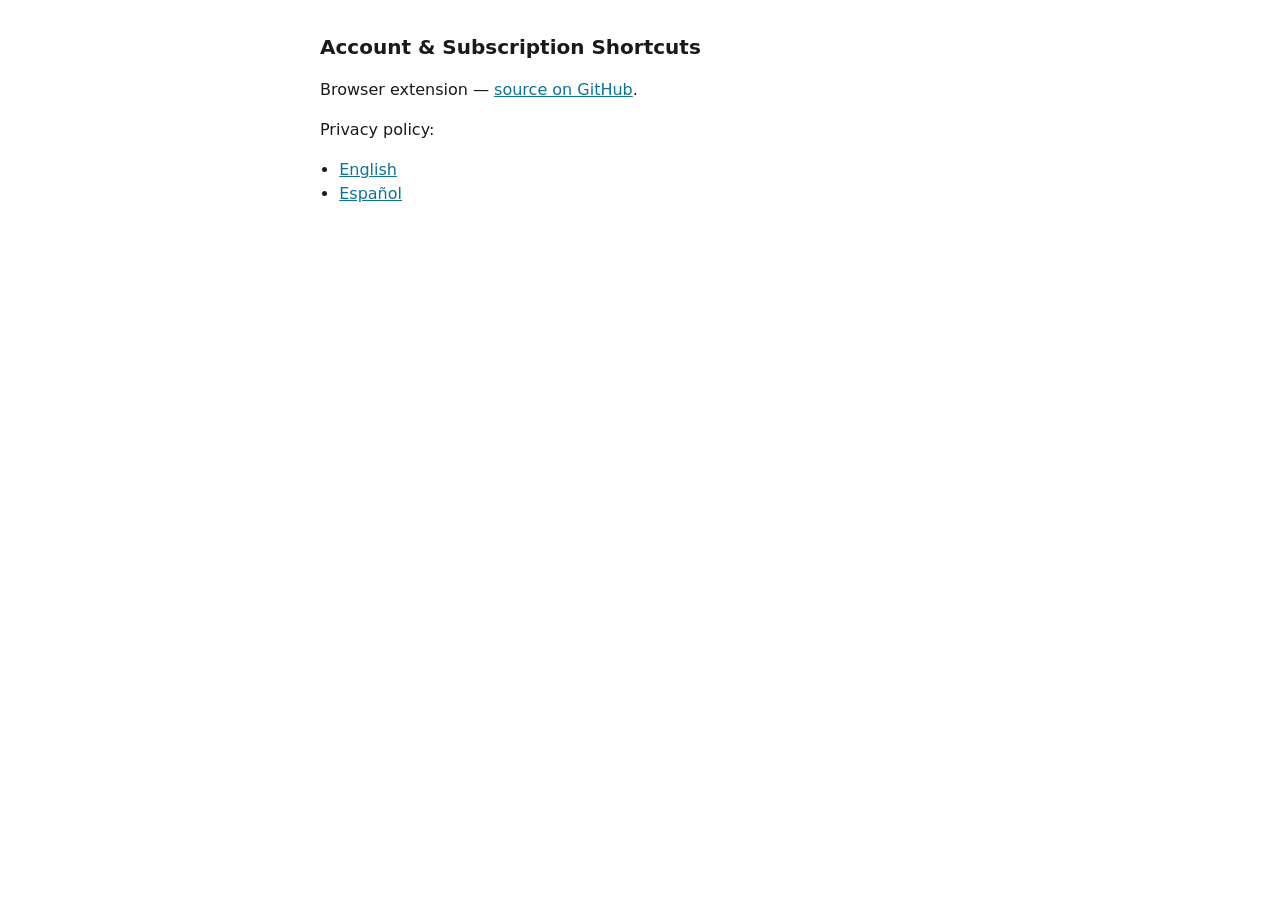
<file: index.html>
<!DOCTYPE html>
<html lang="en">
<head>
  <meta charset="UTF-8">
  <meta name="viewport" content="width=device-width, initial-scale=1.0">
  <title>Account &amp; Subscription Shortcuts</title>
  <style>
    body { font-family: system-ui, sans-serif; max-width: 40rem; margin: 2rem auto; padding: 0 1rem; line-height: 1.5; color: #1a1a1a; }
    h1 { font-size: 1.25rem; }
    ul { padding-left: 1.2rem; }
    a { color: #0e7490; }
  </style>
</head>
<body>
  <h1>Account &amp; Subscription Shortcuts</h1>
  <p>Browser extension — <a href="https://github.com/mapicallo/account-subscription-shortcuts">source on GitHub</a>.</p>
  <p>Privacy policy:</p>
  <ul>
    <li><a href="privacy-en.html">English</a></li>
    <li><a href="privacy.html">Español</a></li>
  </ul>
</body>
</html>
</file>
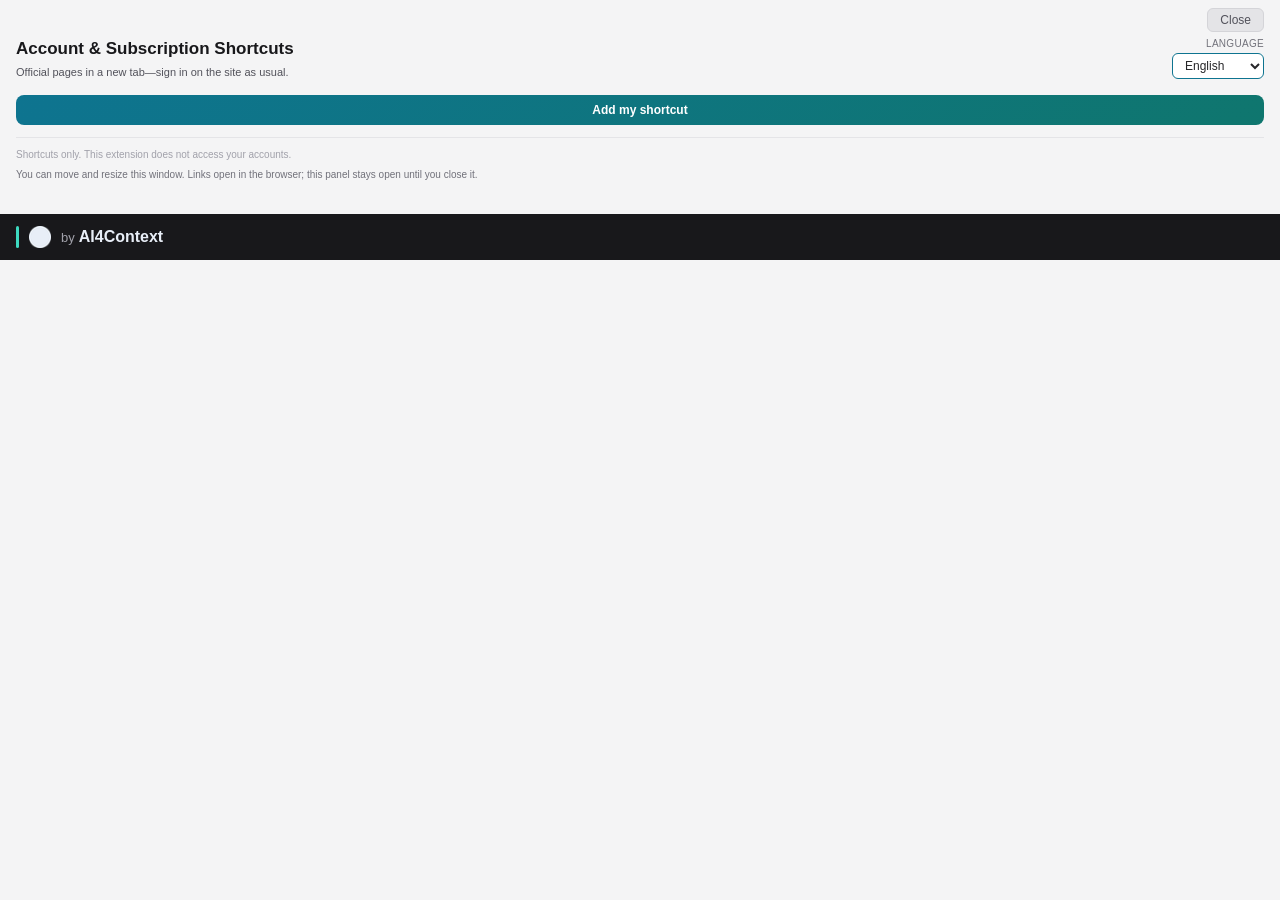
<file: panel.html>
<!DOCTYPE html>
<html lang="en">
<head>
  <meta charset="UTF-8">
  <meta name="viewport" content="width=device-width, initial-scale=1.0">
  <title>Account &amp; Subscription Shortcuts</title>
  <link rel="stylesheet" href="panel.css">
</head>
<body>
  <div class="container">
    <div class="window-toolbar">
      <button type="button" id="btnClose" class="btn-close" data-i18n="closeWindow">Close</button>
    </div>

    <header>
      <div class="header-row">
        <div>
          <h1 data-i18n="title">Account &amp; Subscription Shortcuts</h1>
          <p class="subtitle" data-i18n="subtitle">Official pages in a new tab—sign in on the site as usual.</p>
        </div>
        <div class="language-selector">
          <label for="languageSelect" class="language-label" data-i18n="language">Language</label>
          <select id="languageSelect" aria-label="Language">
            <option value="en">English</option>
            <option value="es">Español</option>
          </select>
        </div>
      </div>
    </header>

    <section class="personal-toolbar" aria-label="Personal shortcuts">
      <button type="button" id="btnAddPersonal" class="btn-add-personal" data-i18n="addPersonal">Add my shortcut</button>
      <div id="personalForm" class="personal-form hidden">
        <h3 id="personalFormTitle" class="personal-form-title"></h3>
        <div class="form-row">
          <label for="personalLabel" id="labelForName" data-i18n="formLabel">Name</label>
          <input type="text" id="personalLabel" autocomplete="off" maxlength="120" />
        </div>
        <div class="form-row">
          <label for="personalUrl" id="labelForUrl" data-i18n="formUrl">URL</label>
          <input type="url" id="personalUrl" inputmode="url" autocomplete="off" maxlength="2048" placeholder="https://…" />
        </div>
        <div class="form-row">
          <label for="personalCategory" id="labelForCategory" data-i18n="formCategory">Section</label>
          <select id="personalCategory" aria-describedby="labelForCategory"></select>
        </div>
        <p id="personalFormError" class="form-error" role="alert" hidden></p>
        <div class="form-actions">
          <button type="button" id="btnSavePersonal" class="btn-primary" data-i18n="savePersonal">Save</button>
          <button type="button" id="btnCancelPersonal" class="btn-secondary" data-i18n="cancelForm">Cancel</button>
        </div>
      </div>
    </section>

    <main id="shortcuts-root" aria-live="polite"></main>

    <footer>
      <p class="note" data-i18n="note">Shortcuts only. This extension does not access your accounts.</p>
      <p class="note note-secondary" data-i18n="windowHint">You can move and resize this window. Links open in the browser; this panel stays open until you close it.</p>
      <p class="extension-version" id="extensionVersion"></p>
      <a
        class="a4c-brand-footer a4c-brand-footer--strip"
        id="a4c-brand-footer"
        href="https://ai4context.com/"
        target="_blank"
        rel="noopener noreferrer"
      >
        <span class="a4c-brand-footer__accent" aria-hidden="true"></span>
        <img
          class="a4c-brand-footer__mark"
          src="brand/mark-ai4context.png"
          width="22"
          height="22"
          alt=""
          decoding="async"
        />
        <span class="a4c-brand-footer__copy">
          <span class="a4c-brand-footer__by"><span id="a4c-brand-by-prefix">by</span></span>
          <strong class="a4c-brand-footer__name">AI4Context</strong>
        </span>
      </a>
    </footer>
  </div>
  <script src="shortcuts-data.js"></script>
  <script src="panel.js"></script>
</body>
</html>
</file>
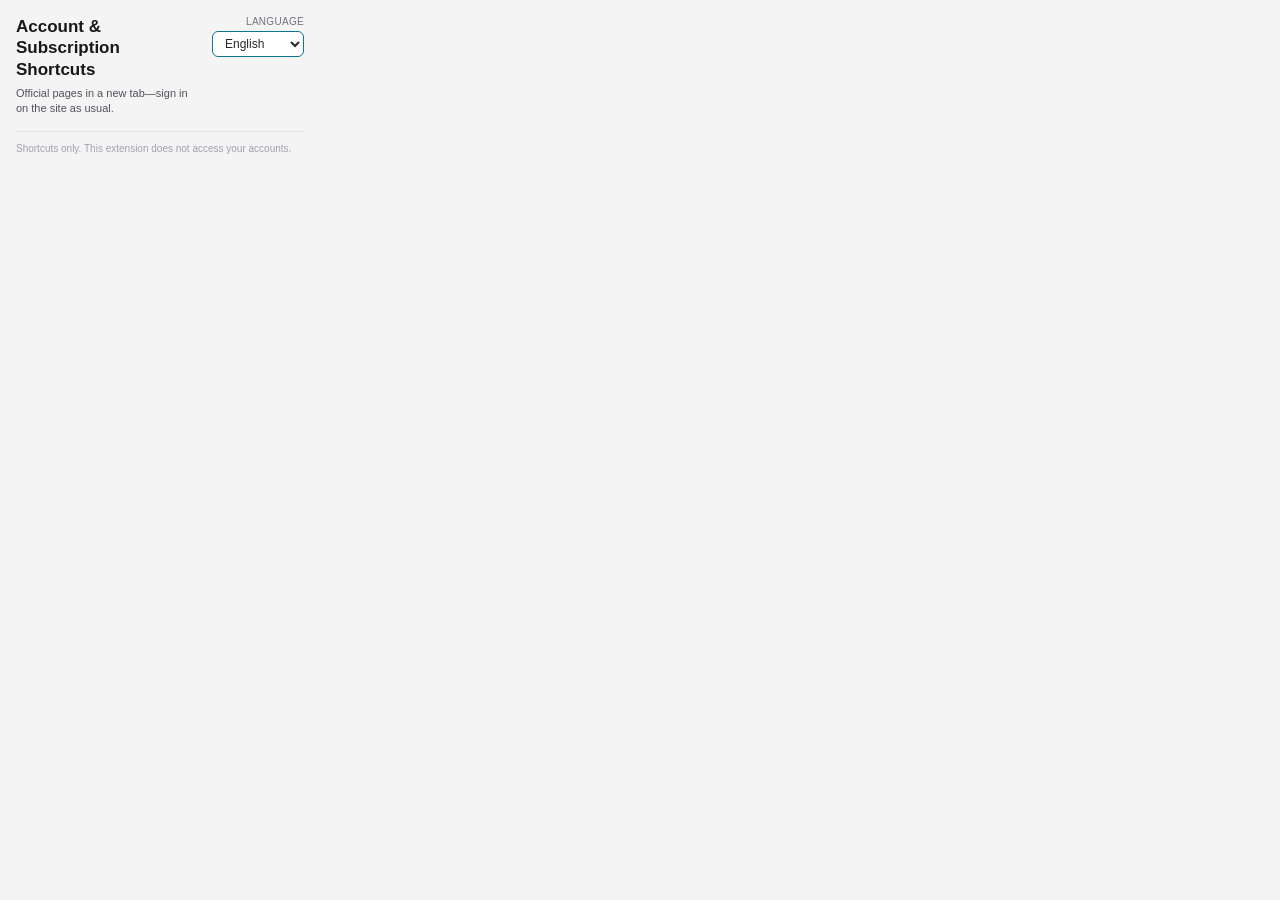
<file: popup.html>
<!DOCTYPE html>
<html lang="en">
<head>
  <meta charset="UTF-8">
  <meta name="viewport" content="width=device-width, initial-scale=1.0">
  <title>Account &amp; Subscription Shortcuts</title>
  <link rel="stylesheet" href="popup.css">
</head>
<body>
  <div class="container">
    <header>
      <div class="header-row">
        <div>
          <h1 data-i18n="title">Account &amp; Subscription Shortcuts</h1>
          <p class="subtitle" data-i18n="subtitle">Official pages in a new tab—sign in on the site as usual.</p>
        </div>
        <div class="language-selector">
          <label for="languageSelect" class="language-label" data-i18n="language">Language</label>
          <select id="languageSelect" aria-label="Language">
            <option value="en">English</option>
            <option value="es">Español</option>
          </select>
        </div>
      </div>
    </header>

    <main id="shortcuts-root" aria-live="polite"></main>

    <footer>
      <p class="note" data-i18n="note">Shortcuts only. This extension does not access your accounts.</p>
    </footer>
  </div>
  <script src="shortcuts-data.js"></script>
  <script src="popup.js"></script>
</body>
</html>
</file>
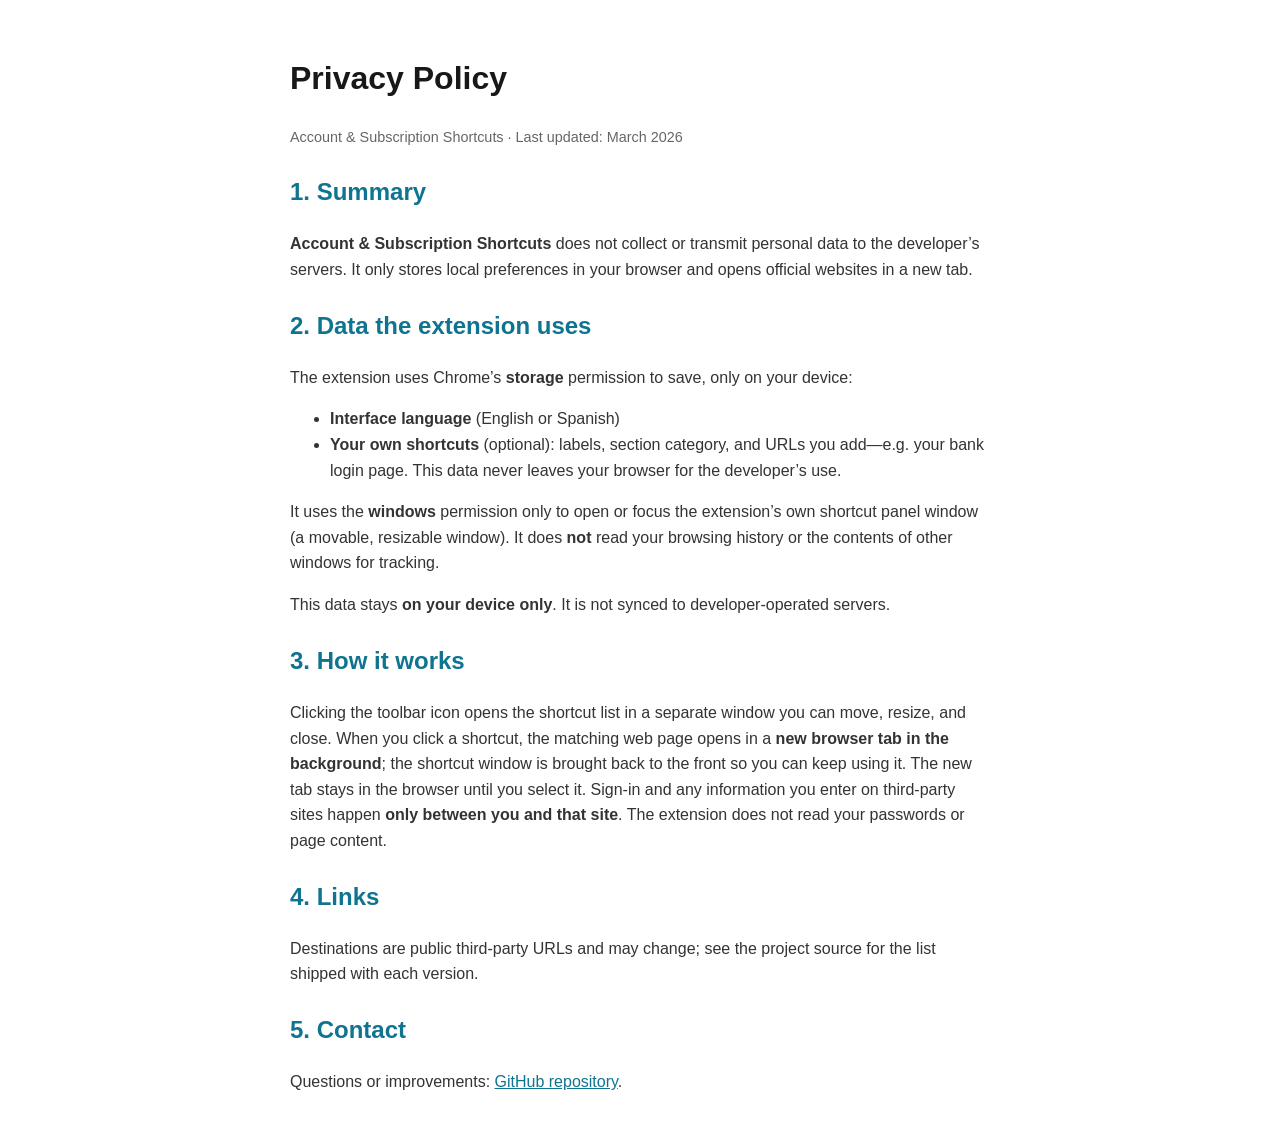
<file: privacy-en.html>
<!DOCTYPE html>
<html lang="en">
<head>
  <meta charset="UTF-8">
  <meta name="viewport" content="width=device-width, initial-scale=1.0">
  <title>Privacy Policy — Account &amp; Subscription Shortcuts</title>
  <style>
    body { font-family: -apple-system, BlinkMacSystemFont, 'Segoe UI', Roboto, sans-serif; max-width: 700px; margin: 0 auto; padding: 2rem; line-height: 1.6; color: #333; }
    h1 { color: #18181b; }
    h2 { color: #0e7490; margin-top: 1.5rem; }
    .updated { color: #666; font-size: 0.9rem; }
    a { color: #0e7490; }
  </style>
</head>
<body>
  <h1>Privacy Policy</h1>
  <p class="updated">Account &amp; Subscription Shortcuts · Last updated: March 2026</p>

  <h2>1. Summary</h2>
  <p><strong>Account &amp; Subscription Shortcuts</strong> does not collect or transmit personal data to the developer’s servers. It only stores local preferences in your browser and opens official websites in a new tab.</p>

  <h2>2. Data the extension uses</h2>
  <p>The extension uses Chrome’s <strong>storage</strong> permission to save, only on your device:</p>
  <ul>
    <li><strong>Interface language</strong> (English or Spanish)</li>
    <li><strong>Your own shortcuts</strong> (optional): labels, section category, and URLs you add—e.g. your bank login page. This data never leaves your browser for the developer’s use.</li>
  </ul>
  <p>It uses the <strong>windows</strong> permission only to open or focus the extension’s own shortcut panel window (a movable, resizable window). It does <strong>not</strong> read your browsing history or the contents of other windows for tracking.</p>
  <p>This data stays <strong>on your device only</strong>. It is not synced to developer-operated servers.</p>

  <h2>3. How it works</h2>
  <p>Clicking the toolbar icon opens the shortcut list in a separate window you can move, resize, and close. When you click a shortcut, the matching web page opens in a <strong>new browser tab in the background</strong>; the shortcut window is brought back to the front so you can keep using it. The new tab stays in the browser until you select it. Sign-in and any information you enter on third-party sites happen <strong>only between you and that site</strong>. The extension does not read your passwords or page content.</p>

  <h2>4. Links</h2>
  <p>Destinations are public third-party URLs and may change; see the project source for the list shipped with each version.</p>

  <h2>5. Contact</h2>
  <p>Questions or improvements: <a href="https://github.com/mapicallo/account-subscription-shortcuts">GitHub repository</a>.</p>
</body>
</html>
</file>
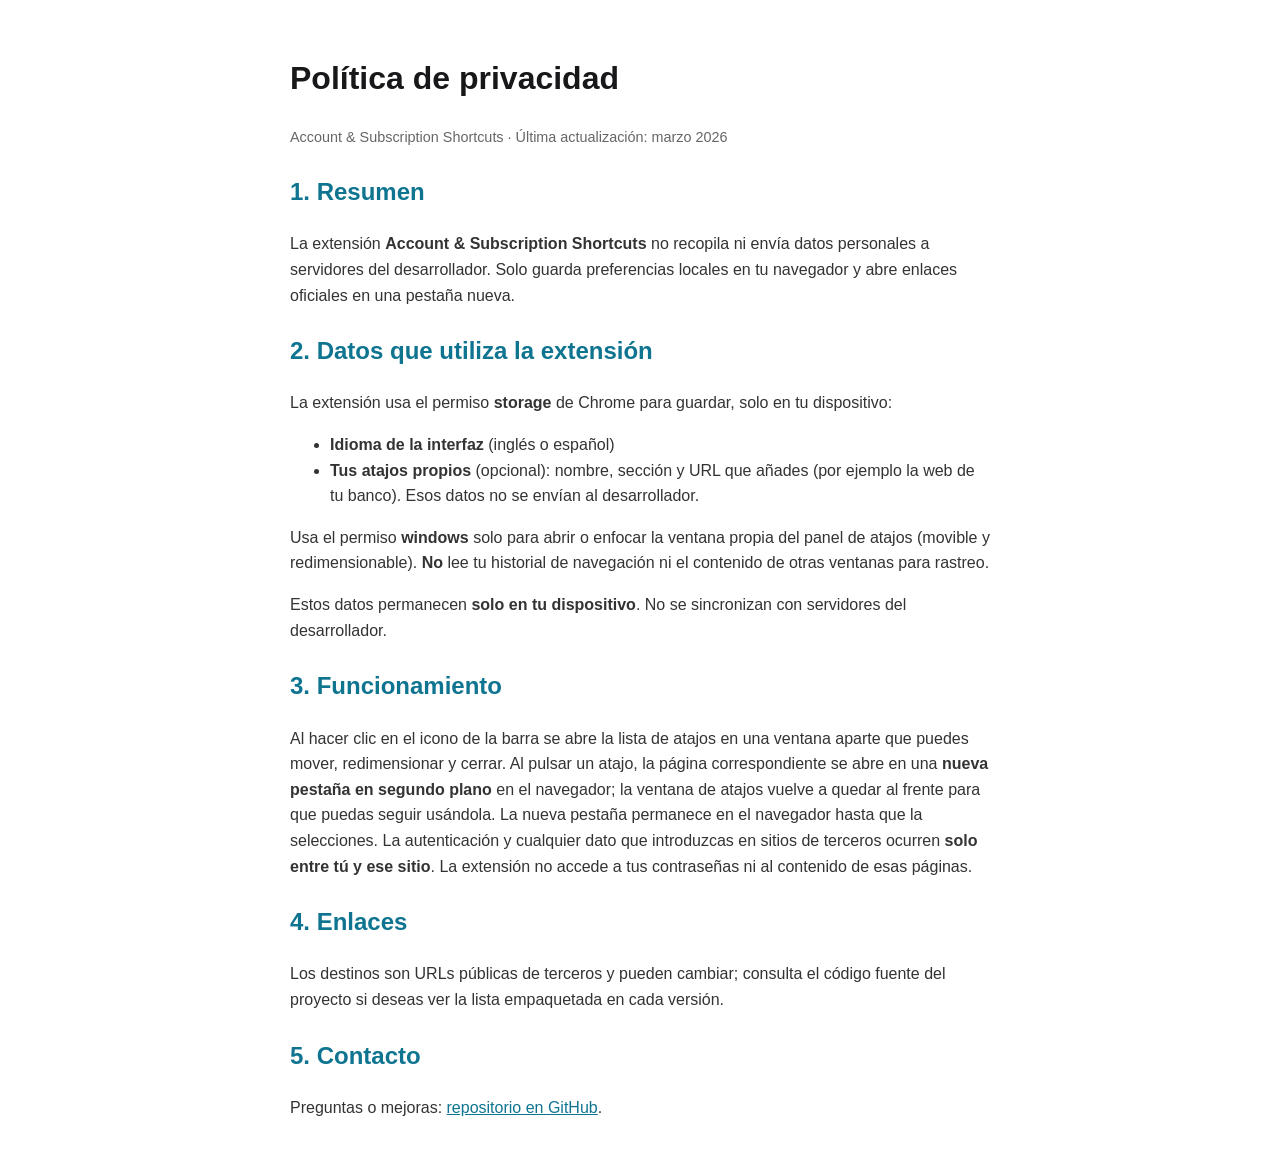
<file: privacy.html>
<!DOCTYPE html>
<html lang="es">
<head>
  <meta charset="UTF-8">
  <meta name="viewport" content="width=device-width, initial-scale=1.0">
  <title>Política de privacidad — Account &amp; Subscription Shortcuts</title>
  <style>
    body { font-family: -apple-system, BlinkMacSystemFont, 'Segoe UI', Roboto, sans-serif; max-width: 700px; margin: 0 auto; padding: 2rem; line-height: 1.6; color: #333; }
    h1 { color: #18181b; }
    h2 { color: #0e7490; margin-top: 1.5rem; }
    .updated { color: #666; font-size: 0.9rem; }
    a { color: #0e7490; }
  </style>
</head>
<body>
  <h1>Política de privacidad</h1>
  <p class="updated">Account &amp; Subscription Shortcuts · Última actualización: marzo 2026</p>

  <h2>1. Resumen</h2>
  <p>La extensión <strong>Account &amp; Subscription Shortcuts</strong> no recopila ni envía datos personales a servidores del desarrollador. Solo guarda preferencias locales en tu navegador y abre enlaces oficiales en una pestaña nueva.</p>

  <h2>2. Datos que utiliza la extensión</h2>
  <p>La extensión usa el permiso <strong>storage</strong> de Chrome para guardar, solo en tu dispositivo:</p>
  <ul>
    <li><strong>Idioma de la interfaz</strong> (inglés o español)</li>
    <li><strong>Tus atajos propios</strong> (opcional): nombre, sección y URL que añades (por ejemplo la web de tu banco). Esos datos no se envían al desarrollador.</li>
  </ul>
  <p>Usa el permiso <strong>windows</strong> solo para abrir o enfocar la ventana propia del panel de atajos (movible y redimensionable). <strong>No</strong> lee tu historial de navegación ni el contenido de otras ventanas para rastreo.</p>
  <p>Estos datos permanecen <strong>solo en tu dispositivo</strong>. No se sincronizan con servidores del desarrollador.</p>

  <h2>3. Funcionamiento</h2>
  <p>Al hacer clic en el icono de la barra se abre la lista de atajos en una ventana aparte que puedes mover, redimensionar y cerrar. Al pulsar un atajo, la página correspondiente se abre en una <strong>nueva pestaña en segundo plano</strong> en el navegador; la ventana de atajos vuelve a quedar al frente para que puedas seguir usándola. La nueva pestaña permanece en el navegador hasta que la selecciones. La autenticación y cualquier dato que introduzcas en sitios de terceros ocurren <strong>solo entre tú y ese sitio</strong>. La extensión no accede a tus contraseñas ni al contenido de esas páginas.</p>

  <h2>4. Enlaces</h2>
  <p>Los destinos son URLs públicas de terceros y pueden cambiar; consulta el código fuente del proyecto si deseas ver la lista empaquetada en cada versión.</p>

  <h2>5. Contacto</h2>
  <p>Preguntas o mejoras: <a href="https://github.com/mapicallo/account-subscription-shortcuts">repositorio en GitHub</a>.</p>
</body>
</html>
</file>
<file: panel.css>
* {
  margin: 0;
  padding: 0;
  box-sizing: border-box;
}

html {
  height: 100%;
}

body {
  min-width: 300px;
  min-height: 280px;
  height: 100%;
  overflow-y: auto;
  font-family: -apple-system, BlinkMacSystemFont, 'Segoe UI', Roboto, sans-serif;
  background: #f4f4f5;
  color: #27272a;
}

.container {
  padding: 8px 16px 12px;
  min-height: 100%;
}

.window-toolbar {
  display: flex;
  justify-content: flex-end;
  margin-bottom: 6px;
}

.btn-close {
  padding: 4px 12px;
  font-size: 12px;
  font-weight: 500;
  color: #52525b;
  background: #e4e4e7;
  border: 1px solid #d4d4d8;
  border-radius: 6px;
  cursor: pointer;
}

.btn-close:hover {
  background: #d4d4d8;
  color: #18181b;
}

.btn-close:focus {
  outline: none;
  box-shadow: 0 0 0 2px rgba(14, 116, 144, 0.35);
}

.personal-toolbar {
  margin-bottom: 12px;
}

.hidden {
  display: none !important;
}

.btn-add-personal {
  width: 100%;
  padding: 8px 12px;
  font-size: 12px;
  font-weight: 600;
  color: #fff;
  background: linear-gradient(135deg, #0e7490 0%, #0f766e 100%);
  border: none;
  border-radius: 8px;
  cursor: pointer;
}

.btn-add-personal:hover {
  filter: brightness(1.05);
}

.btn-add-personal:focus {
  outline: none;
  box-shadow: 0 0 0 2px rgba(14, 116, 144, 0.45);
}

.personal-form {
  margin-top: 10px;
  padding: 12px;
  background: #fff;
  border: 1px solid #e4e4e7;
  border-radius: 10px;
}

.personal-form-title {
  font-size: 13px;
  font-weight: 600;
  color: #18181b;
  margin-bottom: 10px;
}

.form-row {
  display: flex;
  flex-direction: column;
  gap: 4px;
  margin-bottom: 10px;
}

.form-row label {
  font-size: 11px;
  font-weight: 500;
  color: #52525b;
}

.form-row input,
.form-row select {
  padding: 8px 10px;
  border: 1px solid #d4d4d8;
  border-radius: 6px;
  font-size: 13px;
  font-family: inherit;
}

.form-row input:focus,
.form-row select:focus {
  outline: none;
  border-color: #0e7490;
  box-shadow: 0 0 0 2px rgba(14, 116, 144, 0.2);
}

.form-error {
  font-size: 11px;
  color: #b91c1c;
  margin-bottom: 8px;
}

.form-actions {
  display: flex;
  gap: 8px;
  flex-wrap: wrap;
}

.btn-primary {
  padding: 8px 14px;
  font-size: 12px;
  font-weight: 600;
  color: #fff;
  background: #0e7490;
  border: none;
  border-radius: 6px;
  cursor: pointer;
}

.btn-primary:hover {
  background: #155e75;
}

.btn-primary:focus {
  outline: none;
  box-shadow: 0 0 0 2px rgba(14, 116, 144, 0.4);
}

.btn-secondary {
  padding: 8px 14px;
  font-size: 12px;
  font-weight: 500;
  color: #52525b;
  background: #f4f4f5;
  border: 1px solid #d4d4d8;
  border-radius: 6px;
  cursor: pointer;
}

.btn-secondary:hover {
  background: #e4e4e7;
}

.user-shortcut-row {
  display: flex;
  gap: 6px;
  align-items: stretch;
}

.user-shortcut-row .btn-shortcut-user {
  flex: 1;
  min-width: 0;
  border-left: 3px solid #0e7490;
}

.user-shortcut-actions {
  display: flex;
  flex-direction: column;
  gap: 4px;
  flex-shrink: 0;
}

.btn-icon-tiny {
  padding: 4px 8px;
  font-size: 11px;
  font-weight: 500;
  line-height: 1.2;
  color: #52525b;
  background: #fff;
  border: 1px solid #d4d4d8;
  border-radius: 6px;
  cursor: pointer;
  white-space: nowrap;
}

.btn-icon-tiny:hover {
  background: #f4f4f5;
  color: #18181b;
}

.btn-icon-tiny.danger:hover {
  background: #fef2f2;
  color: #b91c1c;
  border-color: #fecaca;
}

.btn-icon-tiny:focus {
  outline: none;
  box-shadow: 0 0 0 2px rgba(14, 116, 144, 0.25);
}

header {
  margin-bottom: 14px;
}

.header-row {
  display: flex;
  justify-content: space-between;
  align-items: flex-start;
  gap: 12px;
}

.header-row > div:first-child {
  flex: 1;
  min-width: 0;
}

.language-selector {
  display: flex;
  flex-direction: column;
  align-items: flex-end;
  gap: 4px;
  flex-shrink: 0;
}

.language-selector .language-label {
  font-size: 10px;
  color: #71717a;
  text-transform: uppercase;
  letter-spacing: 0.3px;
}

.language-selector select {
  padding: 4px 8px;
  border: 1px solid #0e7490;
  border-radius: 6px;
  font-size: 12px;
  background: #fff;
  color: #27272a;
  cursor: pointer;
  min-width: 92px;
}

.language-selector select:hover {
  border-color: #155e75;
}

.language-selector select:focus {
  outline: none;
  box-shadow: 0 0 0 2px rgba(14, 116, 144, 0.25);
}

header h1 {
  font-size: 17px;
  font-weight: 600;
  color: #18181b;
  margin-bottom: 6px;
  line-height: 1.25;
}

.subtitle {
  font-size: 11px;
  color: #52525b;
  line-height: 1.4;
}

.shortcut-section {
  margin-bottom: 14px;
}

.shortcut-section:last-of-type {
  margin-bottom: 10px;
}

.section-title {
  font-size: 11px;
  font-weight: 600;
  text-transform: uppercase;
  letter-spacing: 0.4px;
  color: #0e7490;
  margin-bottom: 8px;
  padding-bottom: 4px;
  border-bottom: 1px solid #e4e4e7;
}

.shortcut-list {
  display: flex;
  flex-direction: column;
  gap: 6px;
}

.btn-shortcut {
  display: flex;
  align-items: center;
  width: 100%;
  padding: 10px 12px;
  border: 1px solid #e4e4e7;
  border-radius: 8px;
  font-size: 13px;
  font-weight: 500;
  text-align: left;
  cursor: pointer;
  background: #fff;
  color: #18181b;
  transition: background 0.12s ease, border-color 0.12s ease, box-shadow 0.12s ease;
}

.btn-shortcut:hover {
  background: #f0fdfa;
  border-color: #99f6e4;
  box-shadow: 0 2px 6px rgba(15, 118, 110, 0.08);
}

.btn-shortcut:active {
  background: #ccfbf1;
}

.btn-shortcut:focus {
  outline: none;
  box-shadow: 0 0 0 2px rgba(14, 116, 144, 0.35);
}

footer {
  margin-top: 8px;
  padding-top: 10px;
  border-top: 1px solid #e4e4e7;
}

.note {
  font-size: 10px;
  color: #a1a1aa;
  line-height: 1.45;
}

.note-secondary {
  margin-top: 6px;
  color: #71717a;
}

.extension-version {
  margin-top: 10px;
  padding-top: 8px;
  border-top: 1px solid #f4f4f5;
  font-size: 9px;
  color: #d4d4d8;
  text-align: center;
  letter-spacing: 0.04em;
  font-variant-numeric: tabular-nums;
  user-select: none;
}

/* AI4Context footer — EB variant; dark strip so light mark asset reads on light panel */
footer .a4c-brand-footer--strip {
  display: flex;
  align-items: center;
  gap: 10px;
  width: calc(100% + 32px);
  margin: 12px -16px -12px;
  padding: 12px 16px;
  box-sizing: border-box;
  background: #18181b;
  color: #e8eef7;
  text-decoration: none;
  font-family: inherit;
  line-height: 1.2;
}

footer .a4c-brand-footer--strip:hover {
  opacity: 0.94;
}

footer .a4c-brand-footer--strip:focus-visible {
  outline: 2px solid #2dd4bf;
  outline-offset: 2px;
}

footer .a4c-brand-footer__accent {
  width: 3px;
  align-self: stretch;
  min-height: 22px;
  background: #3dd9c0;
  border-radius: 2px;
  flex-shrink: 0;
}

footer .a4c-brand-footer__mark {
  height: 22px;
  width: auto;
  display: block;
  flex-shrink: 0;
}

footer .a4c-brand-footer__copy {
  display: inline-flex;
  align-items: baseline;
  gap: 4px;
  flex-wrap: wrap;
}

footer .a4c-brand-footer__by {
  font-size: 13px;
  font-weight: 400;
  color: #a1a1aa;
}

footer .a4c-brand-footer__name {
  font-size: 16px;
  font-weight: 700;
  color: #e8eef7;
}
</file>
<file: popup.css>
* {
  margin: 0;
  padding: 0;
  box-sizing: border-box;
}

body {
  width: 320px;
  max-height: 560px;
  overflow-y: auto;
  font-family: -apple-system, BlinkMacSystemFont, 'Segoe UI', Roboto, sans-serif;
  background: #f4f4f5;
  color: #27272a;
}

.container {
  padding: 16px 16px 12px;
}

header {
  margin-bottom: 14px;
}

.header-row {
  display: flex;
  justify-content: space-between;
  align-items: flex-start;
  gap: 12px;
}

.header-row > div:first-child {
  flex: 1;
  min-width: 0;
}

.language-selector {
  display: flex;
  flex-direction: column;
  align-items: flex-end;
  gap: 4px;
  flex-shrink: 0;
}

.language-selector .language-label {
  font-size: 10px;
  color: #71717a;
  text-transform: uppercase;
  letter-spacing: 0.3px;
}

.language-selector select {
  padding: 4px 8px;
  border: 1px solid #0e7490;
  border-radius: 6px;
  font-size: 12px;
  background: #fff;
  color: #27272a;
  cursor: pointer;
  min-width: 92px;
}

.language-selector select:hover {
  border-color: #155e75;
}

.language-selector select:focus {
  outline: none;
  box-shadow: 0 0 0 2px rgba(14, 116, 144, 0.25);
}

header h1 {
  font-size: 17px;
  font-weight: 600;
  color: #18181b;
  margin-bottom: 6px;
  line-height: 1.25;
}

.subtitle {
  font-size: 11px;
  color: #52525b;
  line-height: 1.4;
}

.shortcut-section {
  margin-bottom: 14px;
}

.shortcut-section:last-of-type {
  margin-bottom: 10px;
}

.section-title {
  font-size: 11px;
  font-weight: 600;
  text-transform: uppercase;
  letter-spacing: 0.4px;
  color: #0e7490;
  margin-bottom: 8px;
  padding-bottom: 4px;
  border-bottom: 1px solid #e4e4e7;
}

.shortcut-list {
  display: flex;
  flex-direction: column;
  gap: 6px;
}

.btn-shortcut {
  display: flex;
  align-items: center;
  width: 100%;
  padding: 10px 12px;
  border: 1px solid #e4e4e7;
  border-radius: 8px;
  font-size: 13px;
  font-weight: 500;
  text-align: left;
  cursor: pointer;
  background: #fff;
  color: #18181b;
  transition: background 0.12s ease, border-color 0.12s ease, box-shadow 0.12s ease;
}

.btn-shortcut:hover {
  background: #f0fdfa;
  border-color: #99f6e4;
  box-shadow: 0 2px 6px rgba(15, 118, 110, 0.08);
}

.btn-shortcut:active {
  background: #ccfbf1;
}

.btn-shortcut:focus {
  outline: none;
  box-shadow: 0 0 0 2px rgba(14, 116, 144, 0.35);
}

footer {
  margin-top: 4px;
  padding-top: 10px;
  border-top: 1px solid #e4e4e7;
}

.note {
  font-size: 10px;
  color: #a1a1aa;
  line-height: 1.45;
}
</file>
